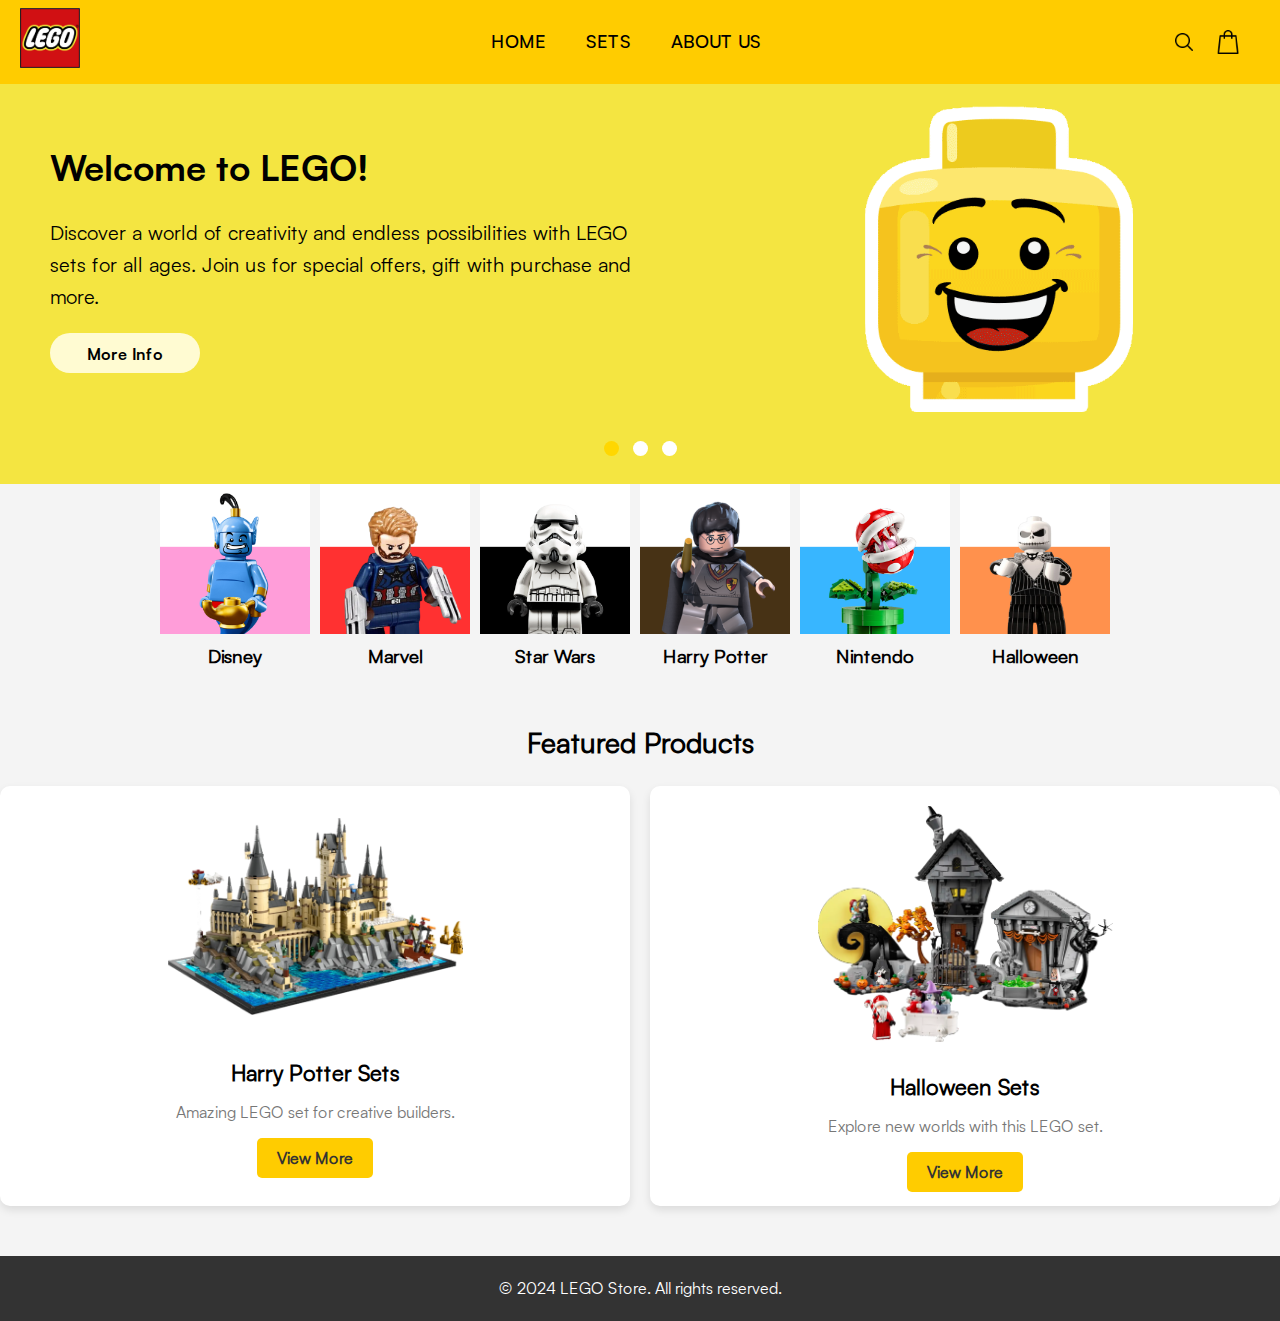
<file: html/index.html>
<!DOCTYPE html>
<html lang="en">
<head>
    <meta charset="UTF-8">
    <meta name="viewport" content="width=device-width, initial-scale=1.0">
    <meta http-equiv="X-UA-Compatible" content="IE=edge">
    <title>LEGO Store</title>
    <link rel="stylesheet" href="../css/index.css">
    <script src="../js/main.js" defer></script>
</head>
<body>
    <!-- Header -->
    <header>
        <div class="container">
            <div class="logo">
                <img src="../images/Lego-Logo.jpg" alt="LEGO Store Logo">
            </div>
            <nav>
                <ul>
                    <li><a href="index.html">Home</a></li>
                    <li><a href="products.html">Sets</a></li>
                    <li><a href="aboutus.html">About Us</a></li>
                </ul>
            </nav>
            <div class="icons">
                <img src="../images/lupa.png" alt="Search" class="icon">
                <img src="../images/bolsa-compra.png" alt="Shopping Bag" class="icon">
            </div>
        </div>
    </header>

    <!-- Main Section -->
    <main>
        <section class="carousel">
            <div class="carousel-slide active">
                <div class="welcome-section">
                    <div class="welcome-text">
                        <h1>Welcome to LEGO!</h1>
                        <p>Discover a world of creativity and endless possibilities with LEGO sets for all ages. Join us for special offers, gift with purchase 
                        and more.</p>
                        <button class="info-btn">More Info</button>
                    </div>
                    <div class="welcome-gif">
                        <img src="../images/Lego-Faces.gif" alt="Lego Welcome gif">
                    </div>
                </div>
            </div>
            <div class="carousel-slide">
                <div class="nightmare-dot">
                    <h1>A set bursting with life.</h1>
                    <p>Return to the Christmas town with a set based on Tim Burton's classic.</p>
                    <button class="info-btn">More Info</button>
                </div>
            </div>
            <div class="carousel-slide">
                <div class="zelda-dot">
                    <h1>Discover the new LEGO sets!</h1>
                    <p>Explore the latest collection of LEGO sets that bring imagination to life. 
                    From classic themes to new and exciting creations, there's something for builders of all ages to enjoy!</p>
                    <button class="info-btn">More Info</button>
                </div>   
            </div>
            <!-- Navegación por puntos -->
            <div class="carousel-dots">
                <span class="dot active"></span>
                <span class="dot"></span>
                <span class="dot"></span>
            </div>
        </section>        
        <section class="links">
            <div class="grid">
                <div class="brand">
                    <img src="../images/Disney-Lego.png" alt="Disney" class="brand-img">
                    <h3>Disney</h3>
                </div>
                <div class="brand">
                    <img src="../images/Marvel-Lego.png" alt="Marvel" class="brand-img">
                    <h3>Marvel</h3>
                </div>
                <div class="brand">
                    <img src="../images/StarWars-Lego.png" alt="Star Wars" class="brand-img">
                    <h3>Star Wars</h3>
                </div>            
                <div class="brand">
                    <img src="../images/HP-Lego.png" alt="Harry Potter" class="brand-img">
                    <h3>Harry Potter</h3>
                </div>         
                <div class="brand">
                    <img src="../images/Nintendo-Lego.png" alt="Nintendo" class="brand-img">
                    <h3>Nintendo</h3>
                </div>
                <div class="brand">
                    <img src="../images/Halloween-Lego.png" alt="Halloween" class="brand-img">
                    <h3>Halloween</h3>
                </div>
            </div>
        </section>
        <section class="product-preview">
            <h2>Featured Products</h2>
            <div class="grid-product-preview">
                <div class="product">
                    <img src="../images/Hogwarts-Lego.png" alt="Hogwarts-Lego">
                    <h3>Harry Potter Sets</h3>
                    <p>Amazing LEGO set for creative builders.</p>
                    <a href="products.html" class="button">View More</a>
                </div>
                <div class="product">
                    <img src="../images/Pesadillas-Lego.png" alt="Pesadillas-Lego">
                    <h3>Halloween Sets</h3>
                    <p>Explore new worlds with this LEGO set.</p>
                    <a href="products.html" class="button">View More</a>
                </div>
            </div>
        </section>
    </main>

    <!-- Footer -->
    <footer>
        <p>&copy; 2024 LEGO Store. All rights reserved.</p>
    </footer>
</body>
</html>
</file>
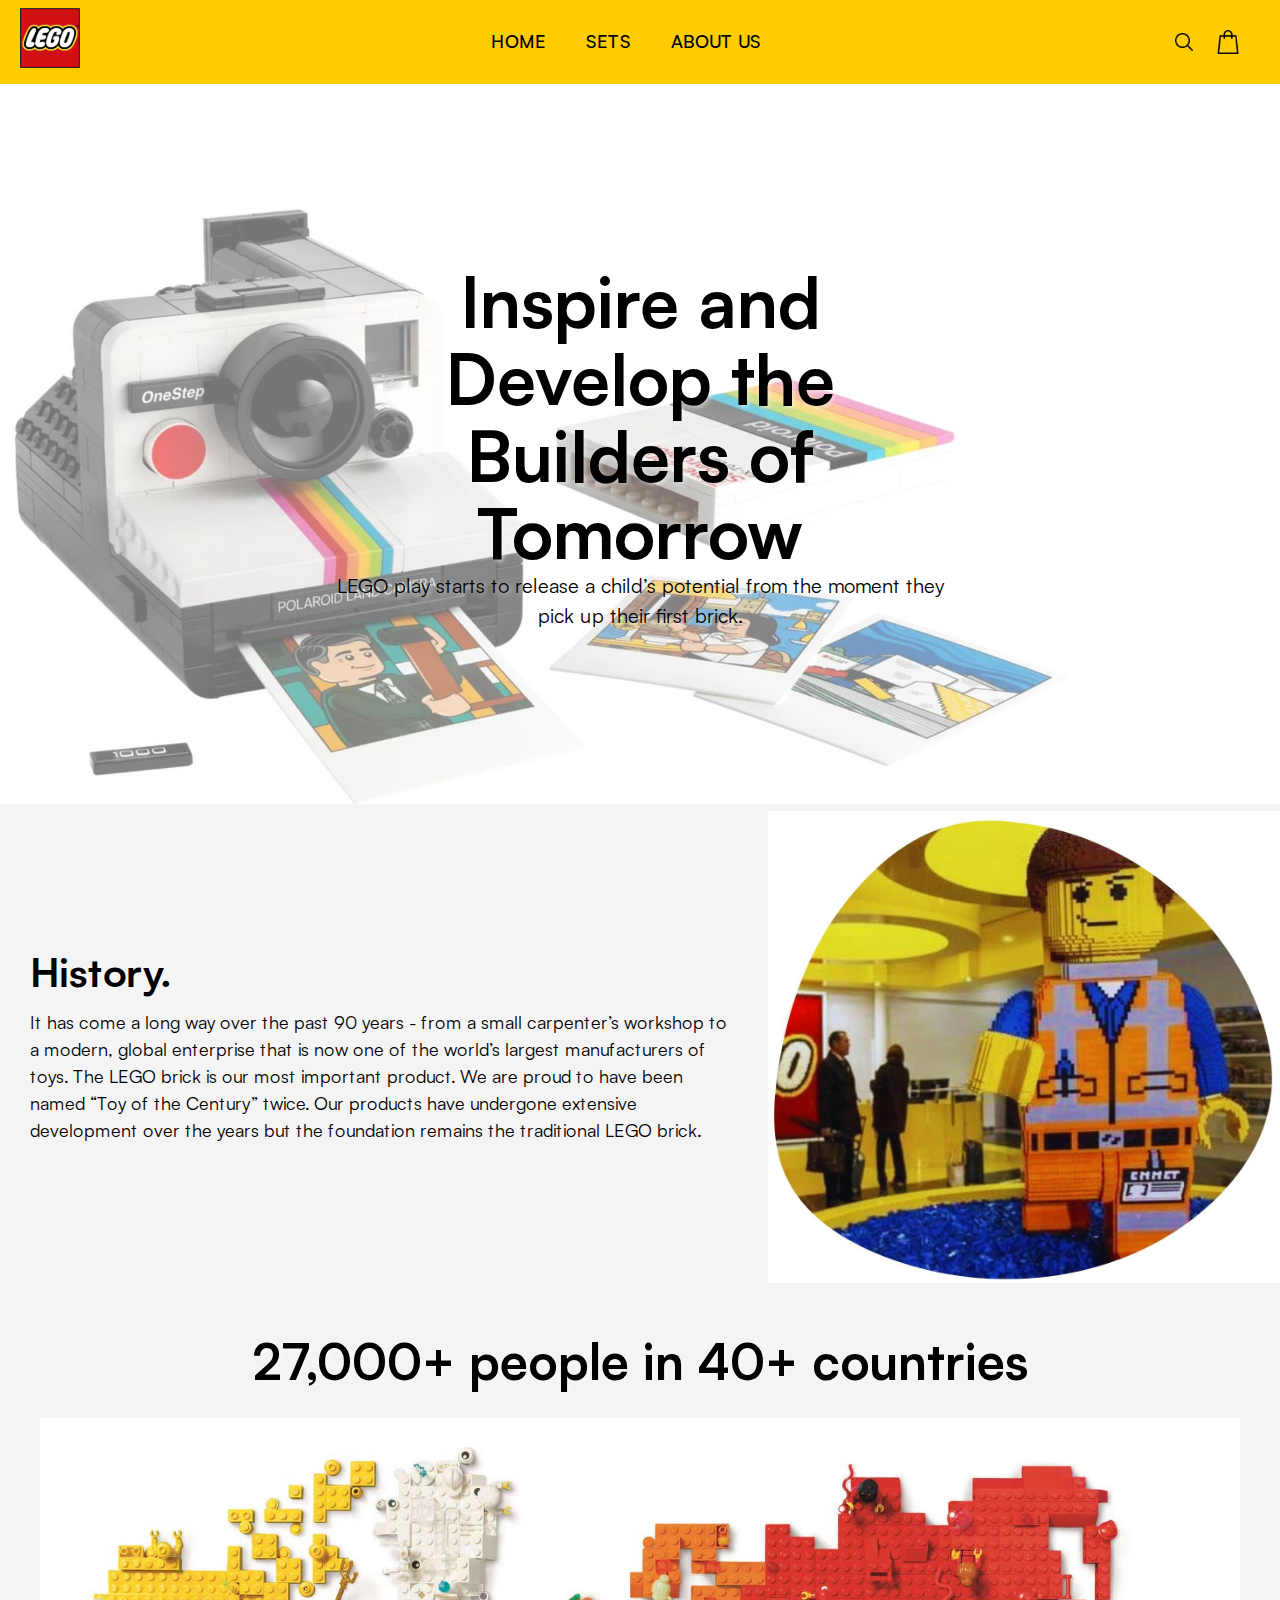
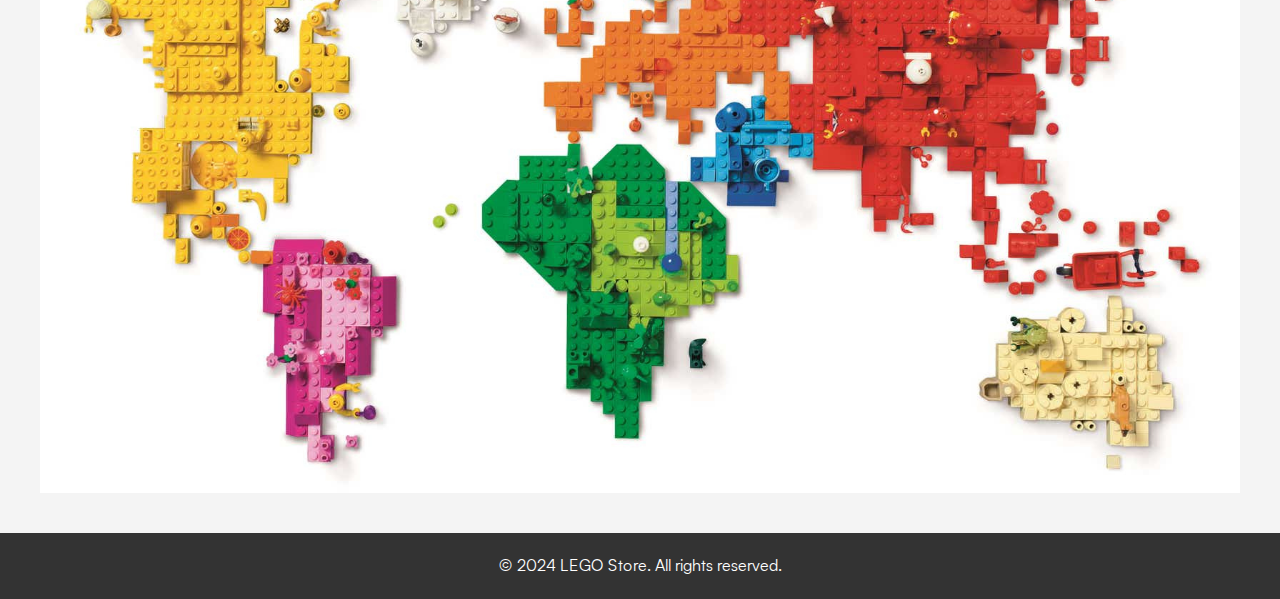
<file: html/aboutus.html>
<!DOCTYPE html>
<html>
<head>
    <meta charset='utf-8'>
    <meta http-equiv='X-UA-Compatible' content='IE=edge'>
    <title>LEGO About Us</title>
    <meta name='viewport' content='width=device-width, initial-scale=1'>
    <link rel="stylesheet" href="../css/aboutus.css">
   
</head>
<body>
     <!-- Header -->
     <header>
        <div class="container">
            <div class="logo">
                <img src="../images/Lego-Logo.jpg" alt="LEGO Store Logo">
            </div>
            <nav>
                <ul>
                    <li><a href="../index.html">Home</a></li>
                    <li><a href="products.html">Sets</a></li>
                    <li><a href="aboutus.html">About Us</a></li>
                </ul>
            </nav>
            <div class="icons">
                <img src="../images/lupa.png" alt="Search" class="icon">
                <img src="../images/bolsa-compra.png" alt="Shopping Bag" class="icon">
            </div>
        </div>
    </header>
    <!-- Main Section -->
    <main>
        <div class="main-container">
            <img src="../images/aboutus-bg.jpg" alt="about us background">
            <div class="main-text">
                <h1>Inspire and Develop the Builders of Tomorrow</h1>
                <p>LEGO play starts to release a child’s potential from the moment they pick up their first brick.</p>
            </div>
        </div>  
        <div class="history-container">
            <div class="history-text">
                <h1>History.</h1>
                <p>
                    It has come a long way over the past 90 years - from a small carpenter’s workshop to a modern, global enterprise that is now one of the world’s largest manufacturers of toys.
                    The LEGO brick is our most important product. We are proud to have been named “Toy of the Century” twice. 
                    Our products have undergone extensive development over the years but the foundation remains the traditional LEGO brick.
                </p>
            </div>
            <img src="../images/hostory-ph.png" alt="Lego history photo">
        </div>
        <div class="country-text">
            <h2>27,000+ people in 40+ countries</h2>
        </div>
        <div class="country-ph">
            <img src="../images/country-ph.jpg" alt="Countries using LEGO">
        </div>
    </main>
     <!-- Footer -->
     <footer>
        <p>&copy; 2024 LEGO Store. All rights reserved.</p>
    </footer>
</body>
</html>
</file>
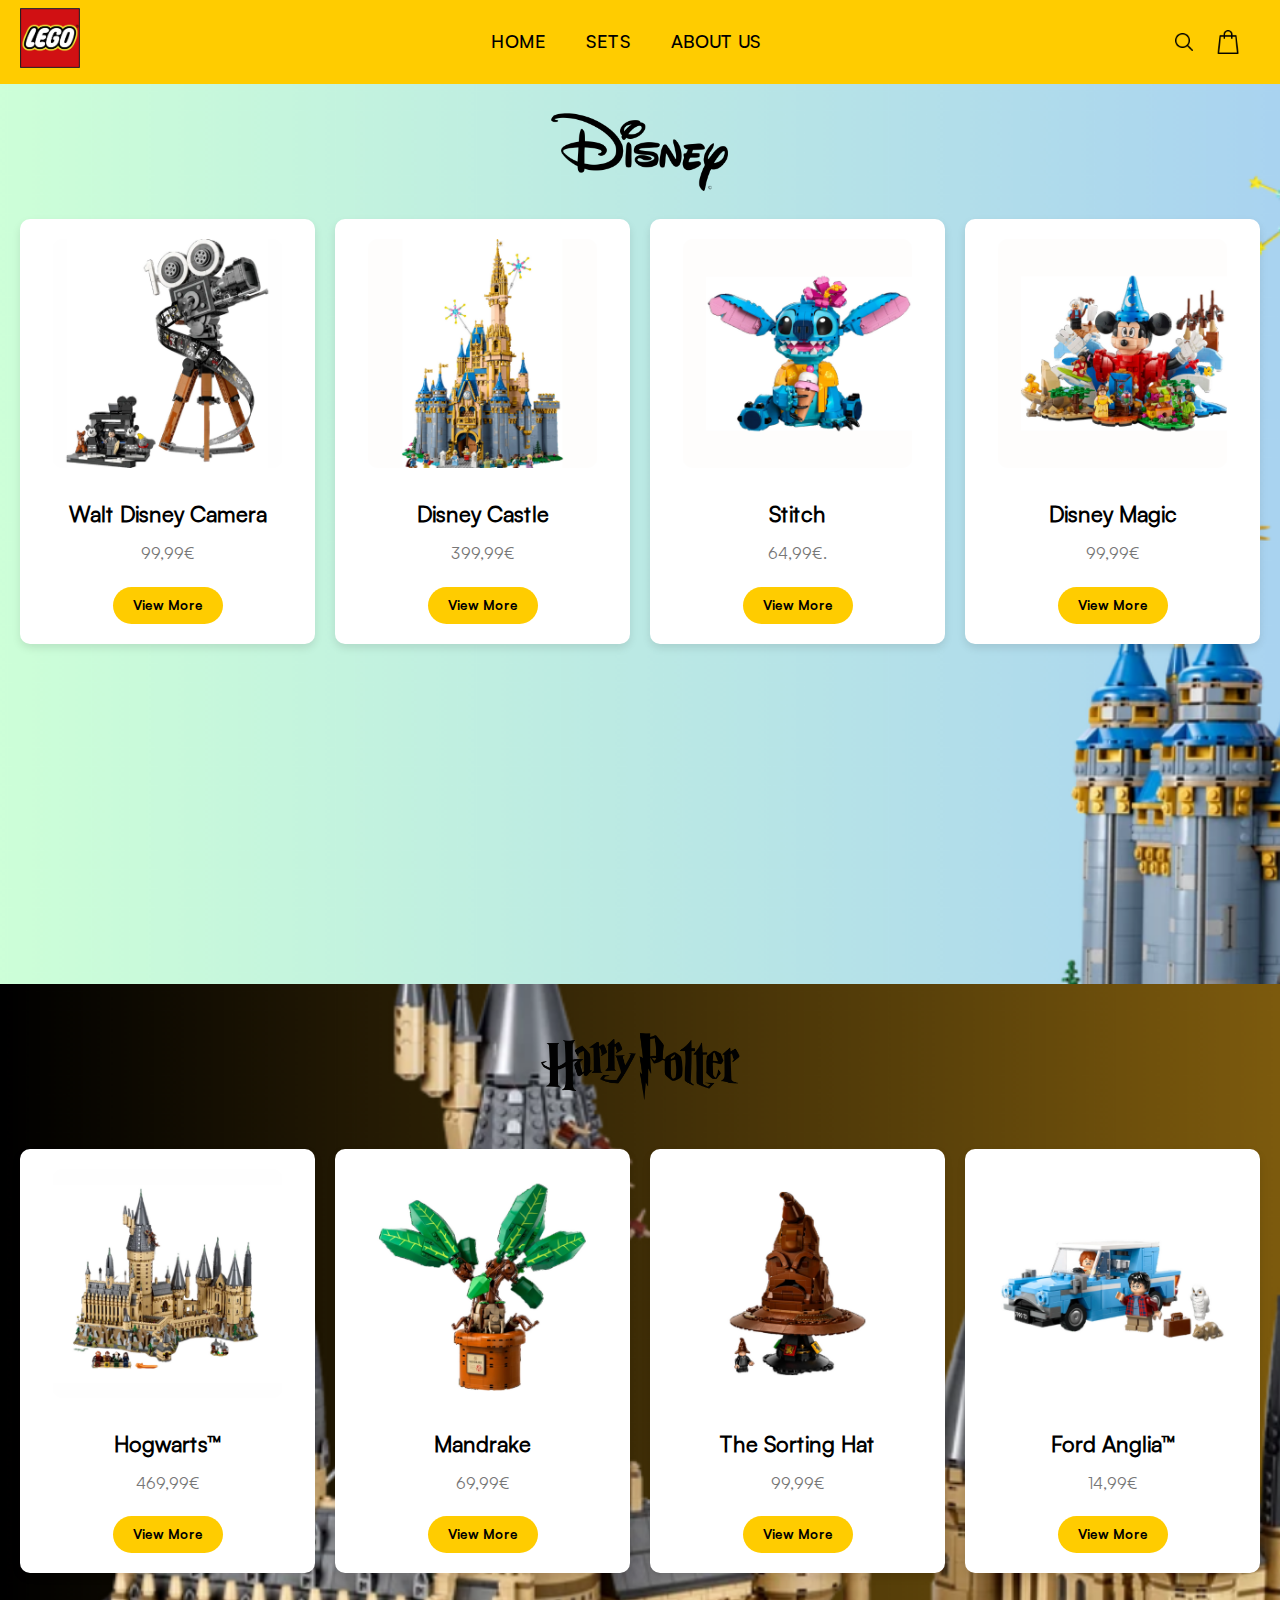
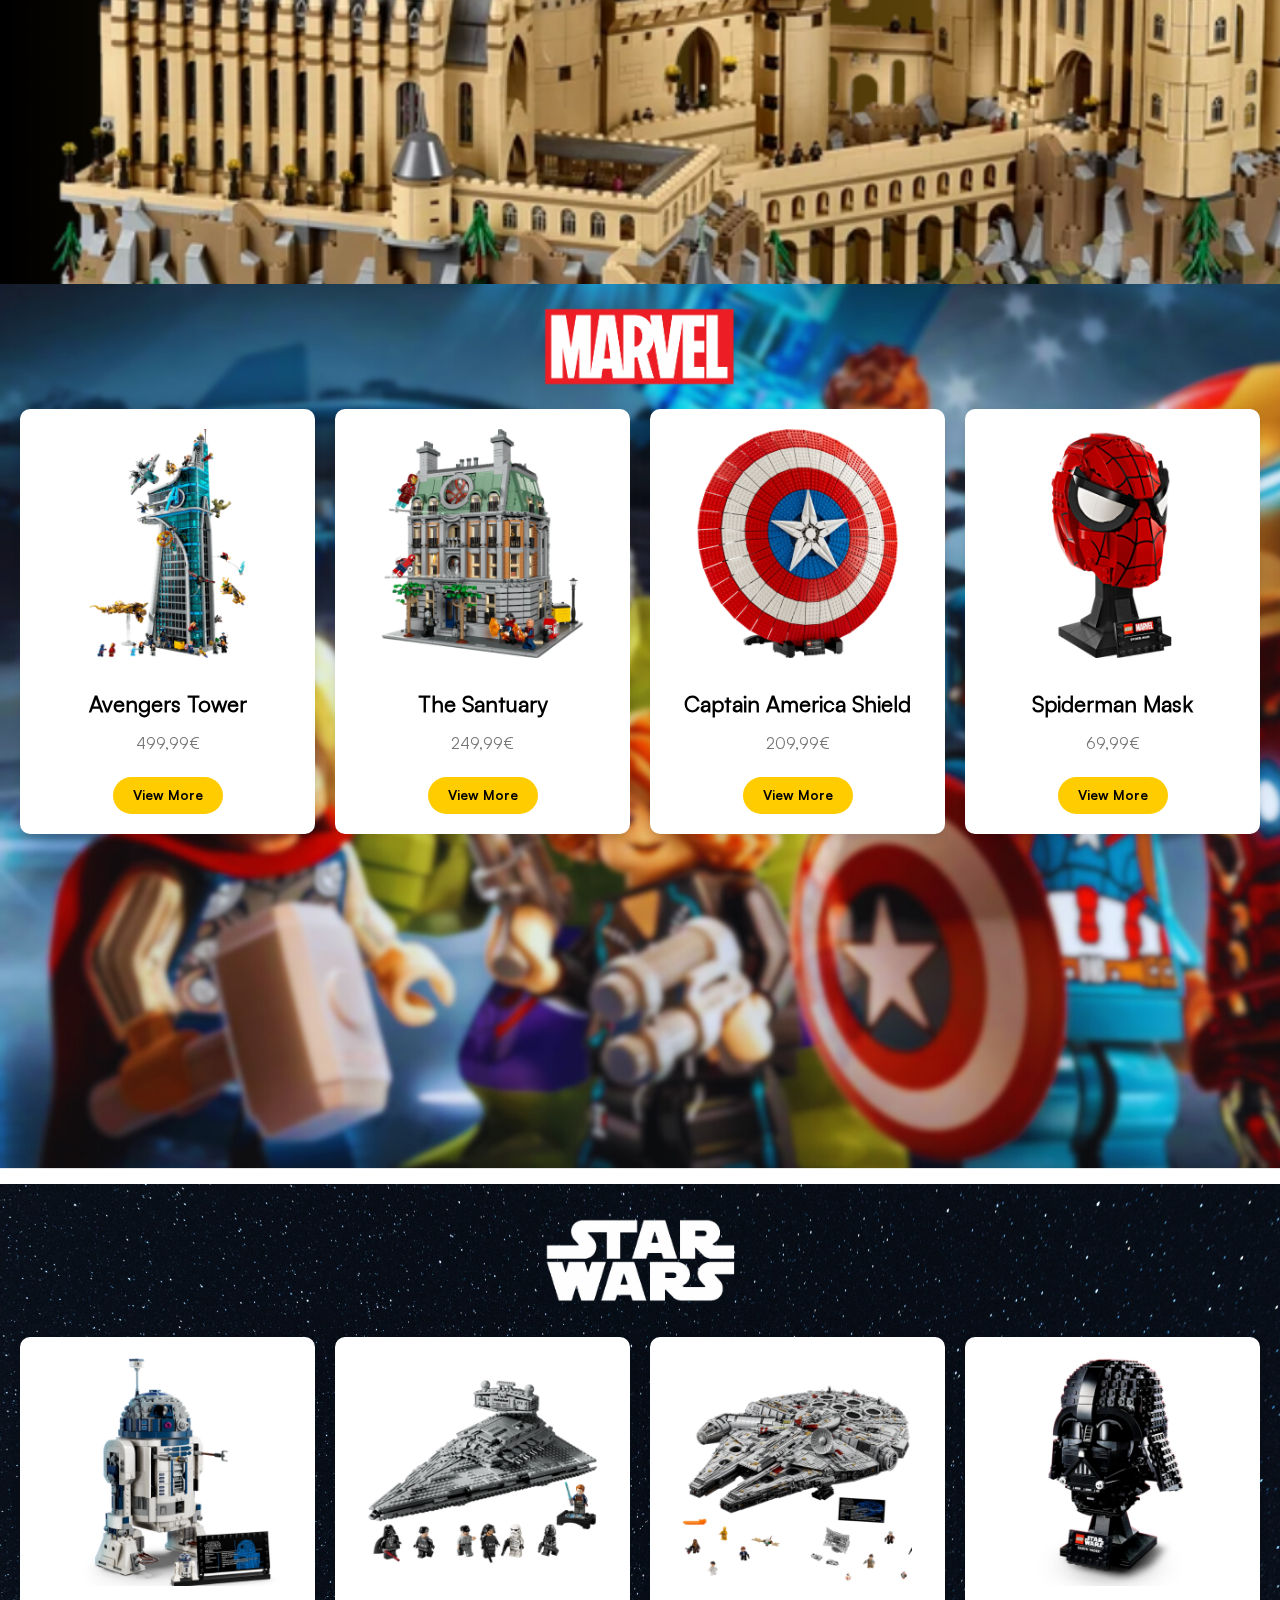
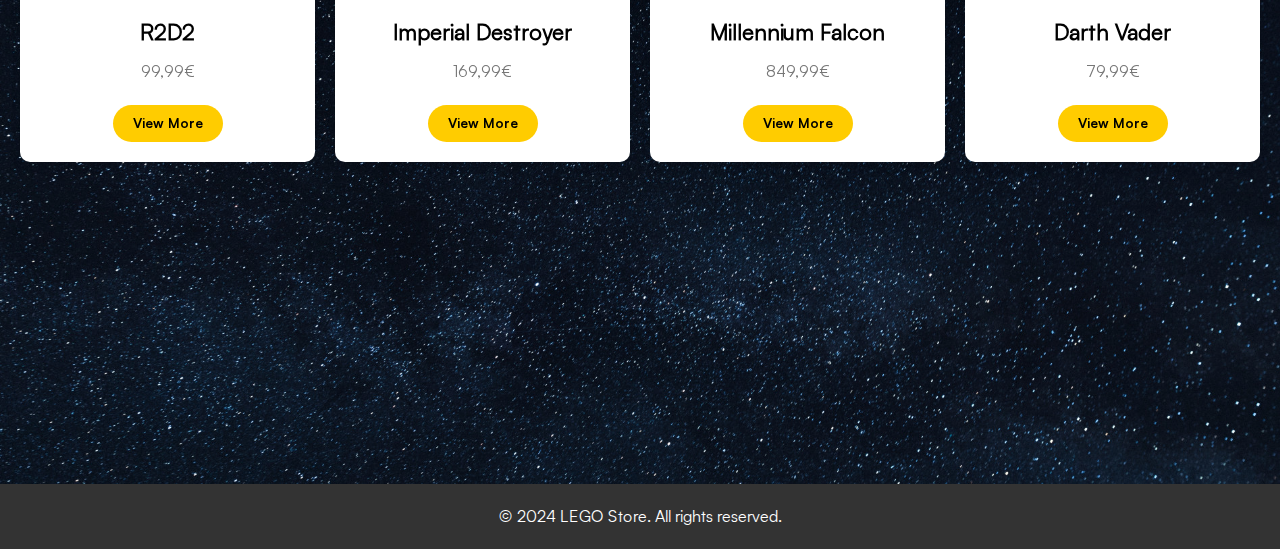
<file: html/products.html>
<!DOCTYPE html>
<html>
<head>
    <meta charset='utf-8'>
    <meta http-equiv='X-UA-Compatible' content='IE=edge'>
    <title>LEGO Sets</title>
    <meta name='viewport' content='width=device-width, initial-scale=1'>
    <link rel='stylesheet' href='../css/products.css'>
</head>
<body>
    <!-- Header -->
    <header>
        <div class="container">
            <div class="logo">
                <img src="../images/Lego-Logo.jpg" alt="LEGO Store Logo">
            </div>
            <nav>
                <ul>
                    <li><a href="../index.html">Home</a></li>
                    <li><a href="products.html">Sets</a></li>
                    <li><a href="aboutus.html">About Us</a></li>
                </ul>
            </nav>
            <div class="icons">
                <img src="../images/lupa.png" alt="Search" class="icon">
                <img src="../images/bolsa-compra.png" alt="Shopping Bag" class="icon">
            </div>
        </div>
    </header>
    <!-- Main Content -->
    <main>
        <!-- Disney Section -->
        <section class="lego-theme disney">
            <div class="wrapper-img">
                <img src="../images/Disney-Logo.png" alt="Disney Logo" class="logo-theme">
            </div>  
            <div class="grid">
                <div class="product">
                    <img src="../images/Disney-Set1.png" alt="Disney Product 1">
                    <h3>Walt Disney Camera</h3>
                    <p>99,99€</p>
                    <button class="button">View More</button>
                </div>
                <div class="product">
                    <img src="../images/Disney-Set2.png" alt="Disney Product 2">
                    <h3>Disney Castle</h3>
                    <p>399,99€</p>
                    <button class="button">View More</button>
                </div>
                <div class="product">
                    <img src="../images/Disney-Set3.png" alt="Disney Product 3">
                    <h3>Stitch</h3>
                    <p>64,99€.</p>
                    <button class="button">View More</button>
                </div>
                <div class="product">
                    <img src="../images/Disney-Set4.png" alt="Disney Product 4">
                    <h3>Disney Magic</h3>
                    <p>99,99€</p>
                    <button class="button">View More</button>
                </div>
            </div>
        </section>

        <!-- Harry Potter Section -->
        <section class="lego-theme harry-potter">
            <div class="wrapper-img">
               <img src="../images/Logo-Harry-potter.png" alt="Harry Potter Logo" class="logo-theme"> 
            </div>
            <div class="grid">
                <div class="product">
                    <img src="../images/hp-set1.png" alt="Harry Potter Product 1">
                    <h3>Hogwarts™</h3>
                    <p>469,99€</p>
                    <button class="button">View More</button>
                </div>
                <div class="product">
                    <img src="../images/hp-set2.png" alt="Harry Potter Product 2">
                    <h3>Mandrake</h3>
                    <p>69,99€</p>
                    <button class="button">View More</button>
                </div>
                <div class="product">
                    <img src="../images/hp-set3.png" alt="Harry Potter Product 3">
                    <h3>The Sorting Hat</h3>
                    <p>99,99€</p>
                    <button class="button">View More</button>
                </div>
                <div class="product">
                    <img src="../images/hp-set4.png" alt="Harry Potter Product 4">
                    <h3>Ford Anglia™</h3>
                    <p>14,99€</p>
                    <button class="button">View More</button>
                </div>
            </div>
        </section>

        <!-- Marvel Section -->
        <section class="lego-theme marvel">
            <div class="wrapper-img">
                <img src="../images/marvel-logo.png" alt="Marvel Logo" class="logo-theme">
            </div>
            <div class="grid">
                <div class="product">
                    <img src="../images/marvel-set1.png" alt="Marvel Product 1">
                    <h3>Avengers Tower</h3>
                    <p>499,99€</p>
                    <button class="button">View More</button>
                </div>
                <div class="product">
                    <img src="../images/marvel-set2.png" alt="Marvel Product 2">
                    <h3>The Santuary</h3>
                    <p>249,99€</p>
                    <button class="button">View More</button>
                </div>
                <div class="product">
                    <img src="../images/marvel-set3.png" alt="Marvel Product 3">
                    <h3>Captain America Shield</h3>
                    <p>209,99€</p>
                    <button class="button">View More</button>
                </div>
                <div class="product">
                    <img src="../images/marvel-set4.png" alt="Marvel Product 4">
                    <h3>Spiderman Mask</h3>
                    <p>69,99€</p>
                    <button class="button">View More</button>
                </div>
            </div>
        </section>

        <!-- Star Wars Section -->
        <section class="lego-theme star-wars">
            <div class="wrapper-img">
                <img src="../images/starwars-logo.png" alt="Star Wars Logo" class="logo-theme">
            </div> 
            <div class="grid">
                <div class="product">
                    <img src="../images/sw-set1.png" alt="Star Wars Product 1">
                    <h3>R2D2</h3>
                    <p>99,99€</p>
                    <button class="button">View More</button>
                </div>
                <div class="product">
                    <img src="../images/sw-set2.png" alt="Star Wars Product 2">
                    <h3>Imperial Destroyer</h3>
                    <p>169,99€</p>
                    <button class="button">View More</button>
                </div>
                <div class="product">
                    <img src="../images/sw-set3.png" alt="Star Wars Product 3">
                    <h3>Millennium Falcon</h3>
                    <p>849,99€</p>
                    <button class="button">View More</button>
                </div>
                <div class="product">
                    <img src="../images/sw-set4.png" alt="Star Wars Product 4">
                    <h3>Darth Vader</h3>
                    <p>79,99€</p>
                    <button class="button">View More</button>
                </div>
            </div>
        </section>
    </main>

    <!-- Footer -->
    <footer>
        <p>&copy; 2024 LEGO Store. All rights reserved.</p>
    </footer>  
</body>
</html>
</file>
<file: css/index.css>
/*Fonts*/
@font-face {
    font-family: "Satoshi-Regular";
    src: url('../fonts/Satoshi-Regular.ttf');
}
@font-face {
    font-family: "Satoshi-Medium";
    src: url('../fonts/Satoshi-Medium.ttf') format('truetype');
}
@font-face {
    font-family: "Satoshi-Bold";
    src: url('../fonts/Satoshi-Bold.ttf') format('truetype');
}
@font-face {
    font-family: "Satoshi-Black";
    src: url('../fonts/Satoshi-Black.ttf') format('truetype');
}

/* Global Styles */
* {
    margin: 0;
    padding: 0;
    box-sizing: border-box; 
}

body {
    font-family: "Satoshi-Regular";
    line-height: 1.6;
    background-color: #f4f4f4;
}

/* Header */
header {
    background-color: #ffcc00;
    padding: 8px 0;
}

.container {
    display: flex;
    justify-content: space-between;
    align-items: center;
    margin: 0;
    padding: 0 20px;
}

.logo img {
    height: 60px;
}

nav ul {
    list-style: none;
    display: flex;
}

nav ul li {
    margin: 0 20px;
}

nav ul li a {
    text-decoration: none;
    text-transform: uppercase;
    color: #000000;
    font-family: "Satoshi-Medium";
    font-size: 18px;
}

.icons {
    display: flex;
    gap: 20px;
    margin-right: 20px;
}

.icons .icon {
    width: 24px;
    height: 24px;
    cursor: pointer;
}

/* Estilos del carrusel */
.carousel {
    position: relative;
    max-width: 100%;
    margin: 0 auto;
    overflow: hidden;
}

.carousel-slide {
    display: none;
    justify-content: center;
    align-items: center;
    text-align: center;
    height: 400px;
}

.carousel-slide.active {
    display: flex;
}

.carousel img {
    width: 100%;
    height: auto;
}

.welcome-section {
    background-color: #f4e541;
    justify-content: center;
    text-align: center;
    padding-bottom: 55px;
    display: flex;
    align-items: center;
    width: 100%;
}

.welcome-text {
    width: 50%;
    text-align: left;
    margin-left: 50px;
}

.welcome-text h1 {
    font-size: 36px;
    font-family: "Satoshi-Bold";
    margin-bottom: 20px;
}
.welcome-text p {
    font-size: 20px;
}

.info-btn {
    width: 150px; 
    height: 40px;
    margin-top: 20px;
    border-radius: 30px;
    background-color: #fffbd2;
    font-size: 16px;
    font-family: "Satoshi-Bold";
    border: none;
    cursor: pointer;
    padding: 10px;
    transition: background-color 0.3s ease;
}

.info-btn:hover {
    background-color: #ffd700; 
}

.welcome-gif {
    width: 50%;
    margin-bottom: 20px;
}

.welcome-gif img {
    width: 320px;
}

.nightmare-dot{
    background-image: url(../images/nightmare-bg.png);
    background-size: cover;
    background-position: center; 
    width: 100%;
    height: 400px; 
    position: relative;
    display: flex;
    flex-direction: column;
    justify-content: center;
    align-items: flex-end;
    text-align: right; 
    padding-right: 20px;
}

.nightmare-dot h1{
    margin-right: 30px;
    font-size: 36px;
    color: white;
}

.nightmare-dot p{
    margin-right: 30px;
    font-size: 20px;
    color: white;
}
.nightmare-dot .info-btn{
    margin-right: 30px;
}

.zelda-dot{
    background-image: url(../images/zelda-bg.png);
    background-size: cover;
    background-position: center; 
    width: 100%;
    height: 400px; 
    position: relative;
    display: flex;
    flex-direction: column;
    justify-content: center;
    align-items: flex-end;
    text-align: right; 
    padding-right: 20px;
}

.zelda-dot h1{
    margin-right: 30px;
    font-size: 36px;
    color: white;
}

.zelda-dot p{
    width: 50%;
    margin-right: 30px;
    font-size: 20px;
    color: white;
}

.zelda-dot .info-btn{
    margin-right: 30px;
}

/* Estilos para los puntos de navegación */
.carousel-dots {
    position: absolute;
    bottom: 20px;
    width: 100%;
    text-align: center;
}

.dot {
    display: inline-block;
    width: 15px;
    height: 15px;
    margin: 0 5px;
    background-color: #ffffff;
    border-radius: 50%;
    cursor: pointer;
}

.dot.active {
    background-color: #ffd700;
}

/*Link Section*/
.links{
    margin-bottom: 50px;
}

.links .grid{
    display: flex;
    justify-content: center;
    align-items: center
}

.links .grid .brand{
    cursor: pointer;
    text-align: center;
    margin-right: 10px;
}

.links .grid .brand .brand-img{
    width: 150px;
}

/* Product Preview */
.product-preview {
    text-align: center;
    margin-bottom: 50px;
}

.product-preview h2 {
    font-size: 28px;
    margin-bottom: 20px;
}

.grid-product-preview {
    display: grid;
    grid-template-columns: repeat(auto-fit, minmax(300px, 1fr));
    gap: 20px;
}

.product {
    background-color: #fff;
    padding: 20px;
    border-radius: 10px;
    box-shadow: 0 4px 8px rgba(0, 0, 0, 0.1);
    text-align: center;
}

.product img {
    width: 50%;
    height: auto;
    border-radius: 10px;
}

.product h3 {
    margin: 20px 0 10px;
    font-size: 22px;
}

.product p {
    color: #777;
    margin-bottom: 20px;
}

.button {
    background-color: #ffcc00;
    color: #333;
    padding: 10px 20px;
    text-decoration: none;
    border-radius: 5px;
    font-weight: bold;
    transition: background-color 0.3s ease;
}

.button:hover {
    background-color: #ff9900;
}

/*Fornite Section*/

.fornite-section {
    background-image: url(../images/fortnite-bg.png);
    display: flex;
    padding-bottom: 80px;
    width: 100%;
}

.fornite-section #fornite-content{
    padding-left: 30px;
    width: 50%;
    padding-top: 60px;
}

.fornite-section #fornite-content  h2{
    font-size: 80px;
    font-family: "Satoshi-Bold";
}

.fornite-section #fornite-content p{
    font-size: 24px;
    margin-bottom: 20px;
}

#aside{
    height: 650px;
    width: 40%;
    top: calc(50% -250px);
    right: 5%;   
}

#aside model-viewer{
    height: 650px;
    width: 650px;
    top: 0;
    left: 0;
    border: none;
}

.fortnite-button{
    width: 100px;
    background-color: #ffcc00;
    color: #000000;
    padding: 10px 20px;
    text-decoration: none;
    border-radius: 15px;
    font-family: "Satoshi-Bold";
    font-size: 20px;
    transition: background-color 0.3s ease;
    margin-top: 15px;
    border: none;
    cursor: pointer;
}

.fortnite-button:hover {
    background-color: #ff9900;
}

/* Footer */
footer {
    background-color: #333;
    color: #fff;
    text-align: center;
    padding: 20px 0;
}

footer p {
    margin: 0;
}
</file>
<file: css/aboutus.css>
/*Fonts*/
@font-face {
    font-family: "Satoshi-Regular";
    src: url('../fonts/Satoshi-Regular.ttf');
}
@font-face {
    font-family: "Satoshi-Medium";
    src: url('../fonts/Satoshi-Medium.ttf') format('truetype');
}
@font-face {
    font-family: "Satoshi-Bold";
    src: url('../fonts/Satoshi-Bold.ttf') format('truetype');
}
@font-face {
    font-family: "Satoshi-Black";
    src: url('../fonts/Satoshi-Black.ttf') format('truetype');
}

/* Global Styles */
* {
    margin: 0;
    padding: 0;
    box-sizing: border-box;
    
}

body {
    font-family: "Satoshi-Regular";
    line-height: 1.6;
    background-color: #f4f4f4;
}

/* Header */
header {
    background-color: #ffcc00;
    padding: 8px 0;
}

.container {
    display: flex;
    justify-content: space-between;
    align-items: center;
    margin: 0;
    padding: 0 20px;
}

.logo img {
    height: 60px;
}

nav ul {
    list-style: none;
    display: flex;
}

nav ul li {
    margin: 0 20px;
}

nav ul li a {
    text-decoration: none;
    text-transform: uppercase;
    color: #000000;
    font-family: "Satoshi-Medium";
    font-size: 18px;
}

.icons {
    display: flex;
    gap: 20px;
    margin-right: 20px;
}

.icons .icon {
    width: 24px;
    height: 24px;
    cursor: pointer;
}

/*Main Section*/
.main-container{
    position: relative;
    display: inline-block;
    text-align: center;
}
.main-container img {
    width: 100%;
    height: auto;
}
.main-text{
    position: absolute;
    top: 50%;
    left: 50%;
    transform: translate(-50%, -50%);
}
.main-text h1{
    font-family: "Satoshi-Bold";
    font-size: 70px;
    color: #000000;
    text-shadow: 2px 2px 4px rgba(255, 255, 255, 0.5);
    line-height: 1.1;
}
.main-text p{
    font-size: 20px;
    color: #000000;
    text-shadow: 2px 2px 4px rgba(255, 255, 255, 0.5);
    line-height: 1.5;
}

.history-container{
    display: flex;
    justify-content: center;
    align-items: center;
}

.history-container img{
    width: 40%;
    height: auto;
}

.history-container .history-text{
    margin-left: 30px;
    margin-right: 30px;
    width: 60%;
    text-align: left;
}

.history-container .history-text h1{
    margin-bottom: 15px;
    font-family: "Satoshi-Bold";
    font-size: 40px;
    color: #000000;
    text-shadow: 2px 2px 4px rgba(255, 255, 255, 0.5);
    line-height: 1.1;
}

.history-container .history-text p{
    font-size: 18px;
    color: #000000;
    text-shadow: 2px 2px 4px rgba(255, 255, 255, 0.5);
    line-height: 1.5;
}

.country-text{
    margin-top: 50px;
    text-align: center;
}
.country-text h2{
    font-family: "Satoshi-Bold";
    font-size: 50px;
    color: #000000;
    text-shadow: 2px 2px 4px rgba(255, 255, 255, 0.5);
    line-height: 1.1;
}

.country-ph{
    display: flex;
    justify-content: center;
    align-items: center;
    margin-top: 30px;
}

.country-ph img{
    width: 1200px;
    height: auto;
}

/* Footer */
footer {
    background-color: #333;
    color: #fff;
    text-align: center;
    padding: 20px 0;
    margin-top: 40px;
}

footer p {
    margin: 0;
}
</file>
<file: css/products.css>
/*Fonts*/
@font-face {
    font-family: "Satoshi-Regular";
    src: url('../fonts/Satoshi-Regular.ttf');
}
@font-face {
    font-family: "Satoshi-Medium";
    src: url('../fonts/Satoshi-Medium.ttf') format('truetype');
}
@font-face {
    font-family: "Satoshi-Bold";
    src: url('../fonts/Satoshi-Bold.ttf') format('truetype');
}
@font-face {
    font-family: "Satoshi-Black";
    src: url('../fonts/Satoshi-Black.ttf') format('truetype');
}

/* Global Styles */
* {
    margin: 0;
    padding: 0;
    box-sizing: border-box;
}

body {
    font-family: "Satoshi-Regular";
    line-height: 1.6;
    background-color: #f4f4f4;
}

/* Header */
header {
    background-color: #ffcc00;
    padding: 8px 0;
}

.container {
    display: flex;
    justify-content: space-between;
    align-items: center;
    margin: 0;
    padding: 0 20px;
}

.logo img {
    height: 60px;
}

nav ul {
    list-style: none;
    display: flex;
}

nav ul li {
    margin: 0 20px;
}

nav ul li a {
    text-decoration: none;
    text-transform: uppercase;
    color: #000000;
    font-family: "Satoshi-Medium";
    font-size: 18px;
}

.icons {
    display: flex;
    gap: 20px;
    margin-right: 20px;
}

.icons .icon {
    width: 24px;
    height: 24px;
    cursor: pointer;
}

/* Main Section */
main{
    position: relative;
    width: 100%;
}

main section{
    position: sticky;
    top: 0;
    height: 100vh;
}

.lego-theme {
    justify-content: center;
}

.logo-theme{
    width: 200px;
    margin: 20px;
}

.logo-theme img{
    padding-left: 50%;
}

.grid {
    padding-bottom: 80px;
    margin-left: 20px;
    margin-right: 20px;
    display: grid;
    grid-template-columns: repeat(auto-fit, minmax(200px, 1fr));
    gap: 20px;
}

.product {
    background-color: #fff;
    align-items: center;
    padding: 20px;
    border-radius: 10px;
    box-shadow: 0 4px 8px rgba(0, 0, 0, 0.1);
    text-align: center;
}

.product img {
    width: 90%;
    height: auto;
    border-radius: 10px;
}

.product h3 {
    margin: 20px 0 10px;
    font-size: 22px;
}

.product p {
    color: #777;
    margin-bottom: 20px;
}

.button {
    background-color: #ffcc00;
    color: #000000;
    font-family: "Satoshi-Bold";
    padding: 10px 20px;
    text-decoration: none;
    border: none;
    border-radius: 20px;
    font-weight: bold;
    transition: background-color 0.3s ease;
}

.button:hover {
    background-color: #ff9900;
}

.wrapper-img{
    display: flex;
    justify-content: center;
    align-items: center;
}
.disney{
    background-image: url(../images/disney-bg.png);
    background-size: cover; 
}

.harry-potter{
    background-image: url(../images/HP-BG.png);
    background-size: cover;
}

.marvel{
    background-image: url(../images/fondo-marvel.png);
    background-size: cover;
}

.star-wars{
   background-image: url(../images/fondo-starwars.jpg);
   background-size: cover;
}

/* Footer */
footer {
    background-color: #333;
    color: #fff;
    text-align: center;
    padding: 20px 0;
}
</file>
